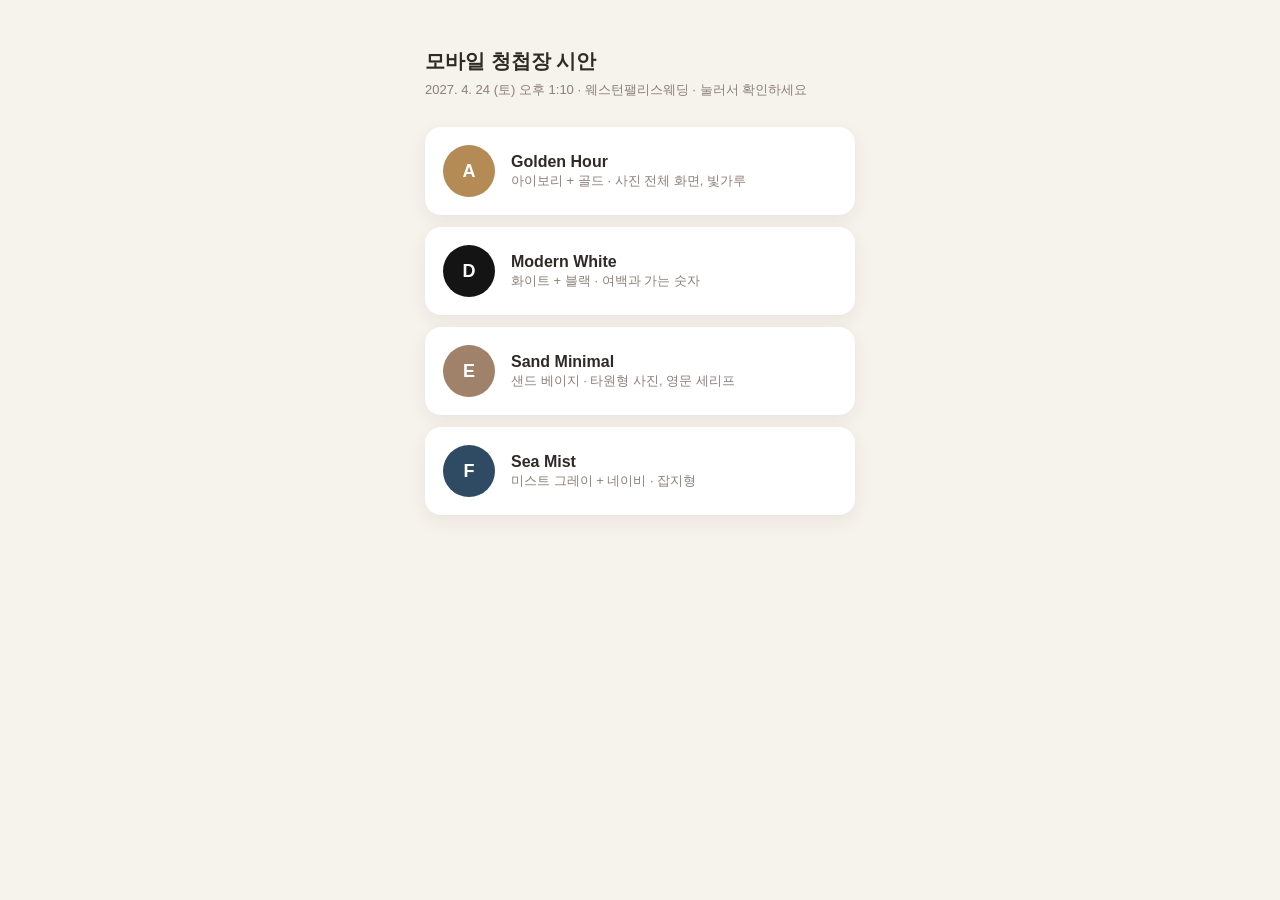
<file: index.html>
<!DOCTYPE html><html lang="ko"><head><meta charset="UTF-8"><meta name="robots" content="noindex">
<meta name="viewport" content="width=device-width, initial-scale=1"><title>모바일 청첩장 시안</title>
<style>body{margin:0;background:#F6F2EC;font-family:-apple-system,'Malgun Gothic',sans-serif;color:#2F2A26}
main{max-width:430px;margin:0 auto;padding:48px 22px 60px}h1{font-size:20px;font-weight:600;margin:0 0 6px}
p.s{font-size:13px;color:#8C8079;margin:0 0 28px}
a{display:flex;align-items:center;gap:16px;background:#fff;border-radius:16px;padding:18px;margin-bottom:12px;text-decoration:none;color:inherit;box-shadow:0 6px 18px rgba(80,60,40,.07)}
a i{flex:none;width:52px;height:52px;border-radius:50%;display:flex;align-items:center;justify-content:center;color:#fff;font-style:normal;font-weight:600;font-size:18px}
a b{display:block;font-size:16px}a span{font-size:13px;color:#8C8079}</style></head><body><main>
<h1>모바일 청첩장 시안</h1><p class="s">2027. 4. 24 (토) 오후 1:10 · 웨스턴팰리스웨딩 · 눌러서 확인하세요</p>
<a href="a.html"><i style="background:#B48A55">A</i><div><b>Golden Hour</b><span>아이보리 + 골드 · 사진 전체 화면, 빛가루</span></div></a>
<a href="d.html"><i style="background:#141414">D</i><div><b>Modern White</b><span>화이트 + 블랙 · 여백과 가는 숫자</span></div></a>
<a href="e.html"><i style="background:#A0826A">E</i><div><b>Sand Minimal</b><span>샌드 베이지 · 타원형 사진, 영문 세리프</span></div></a>
<a href="f.html"><i style="background:#2F4A63">F</i><div><b>Sea Mist</b><span>미스트 그레이 + 네이비 · 잡지형</span></div></a>
</main></body></html>
</file>
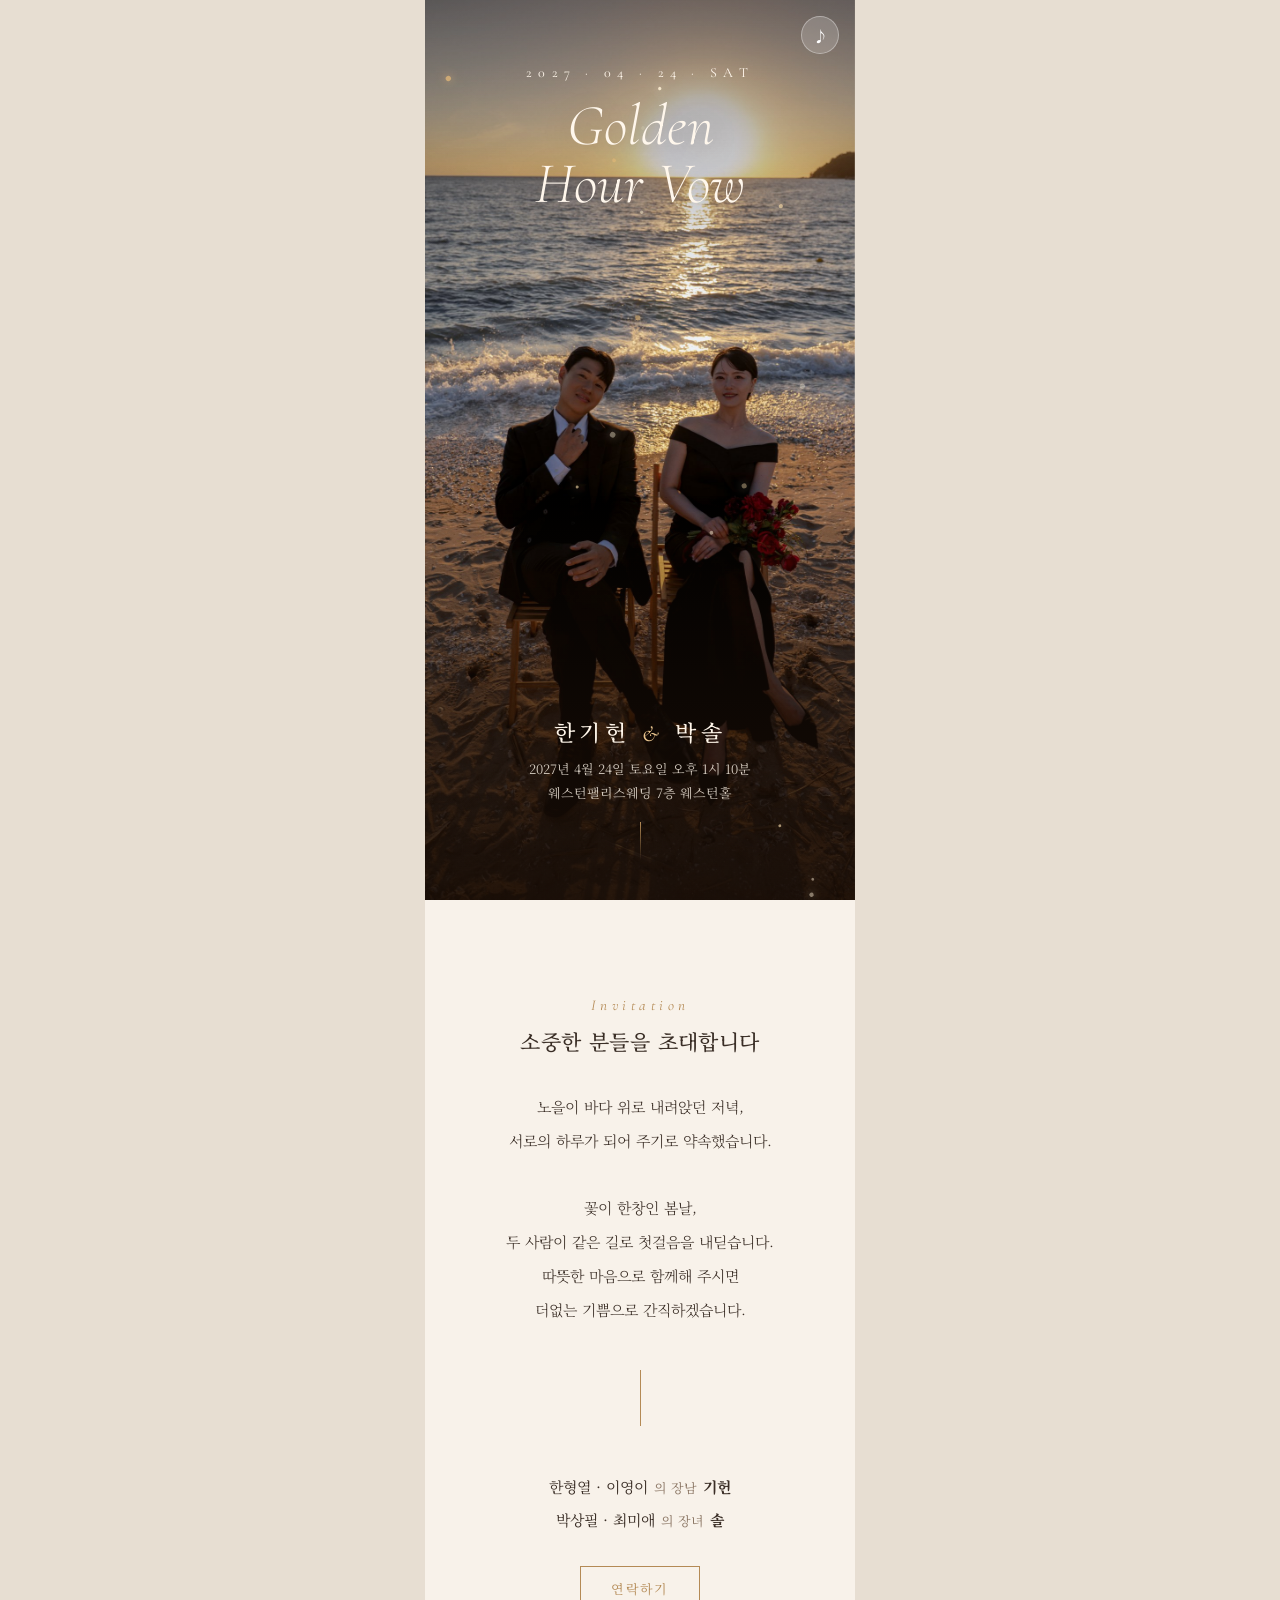
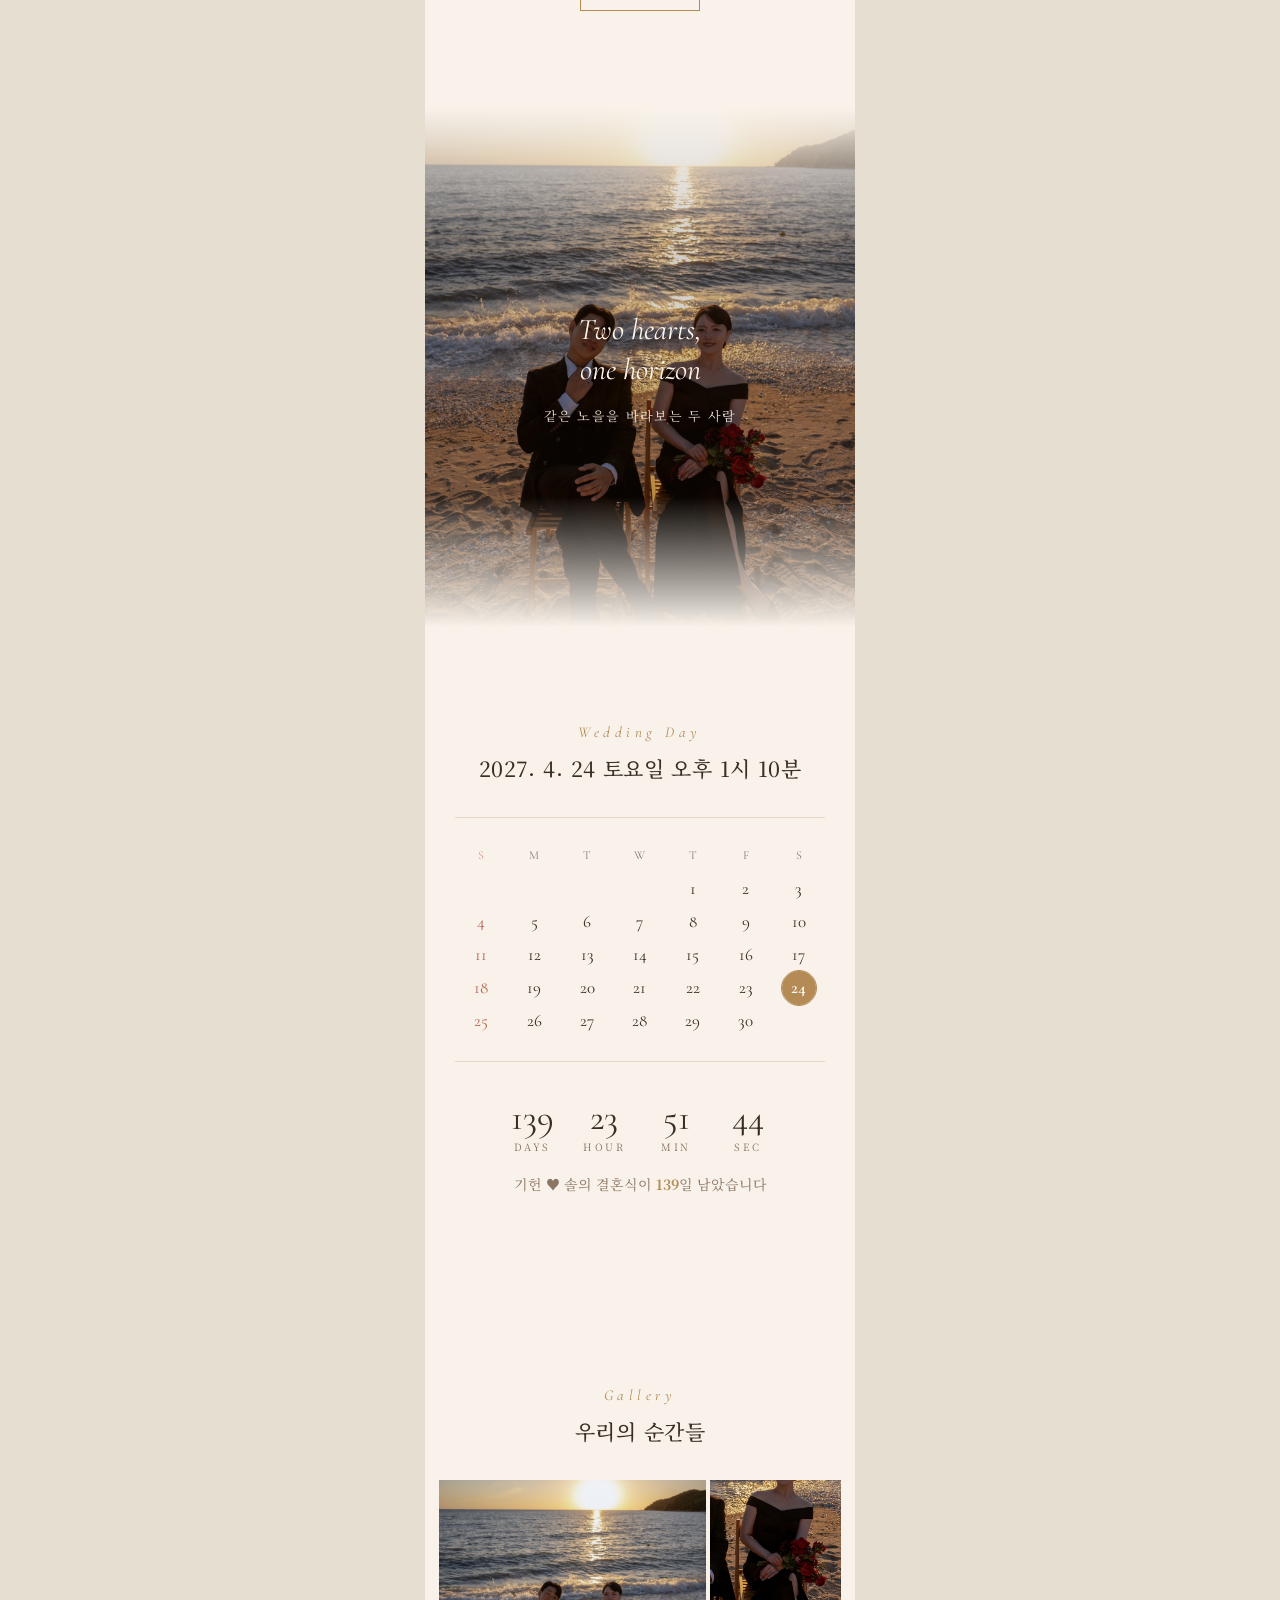
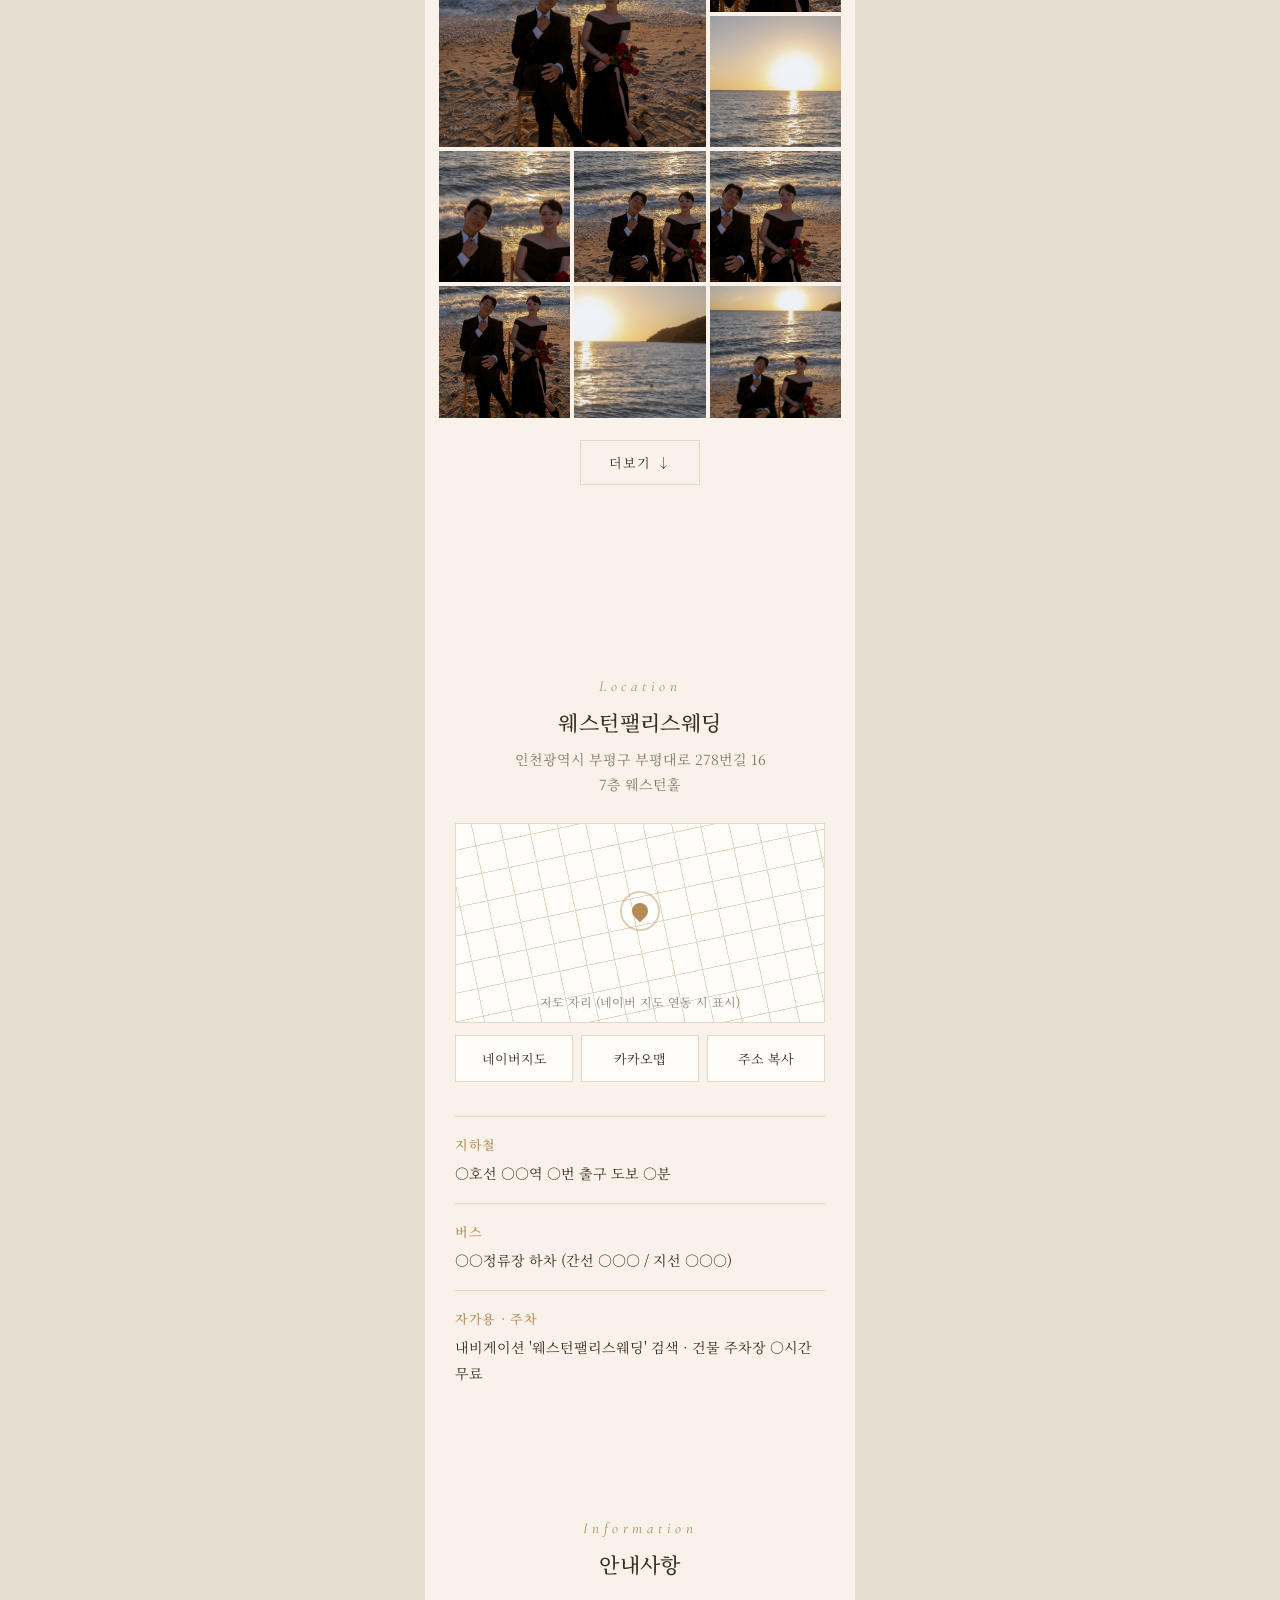
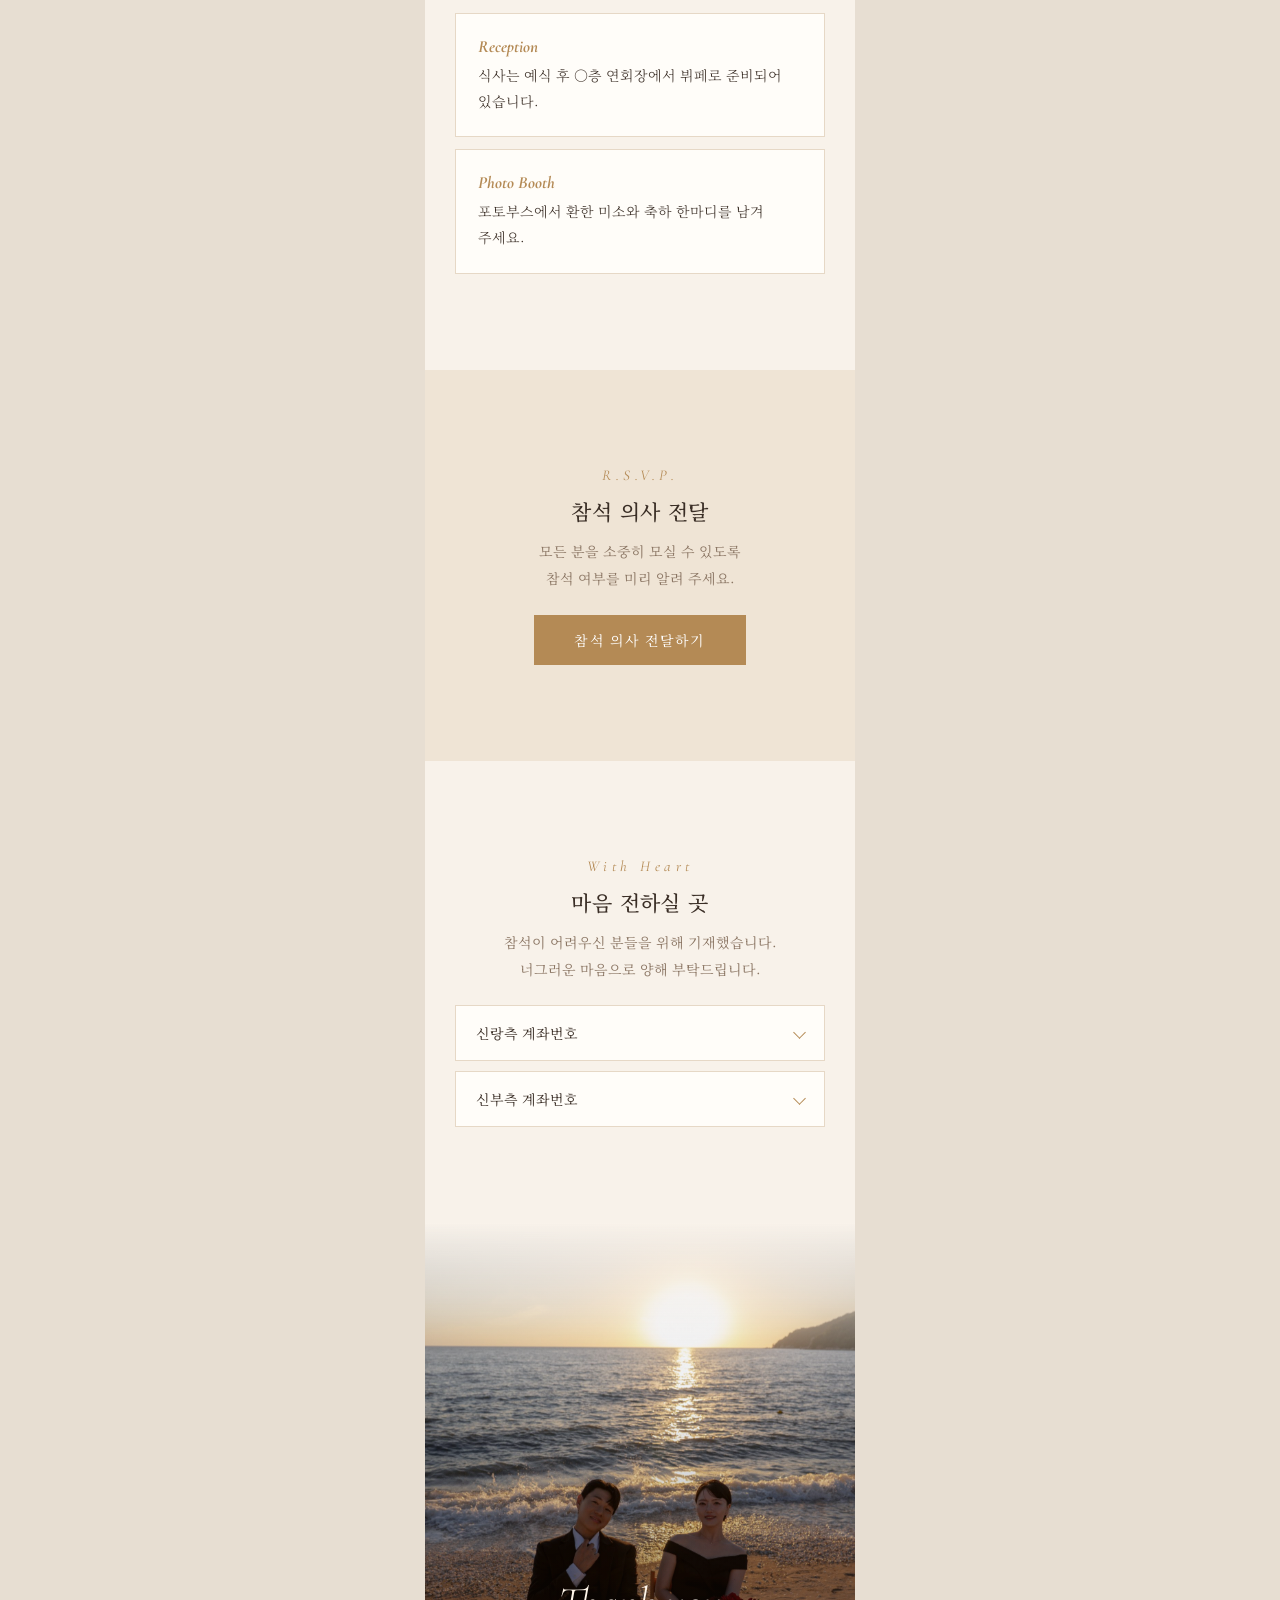
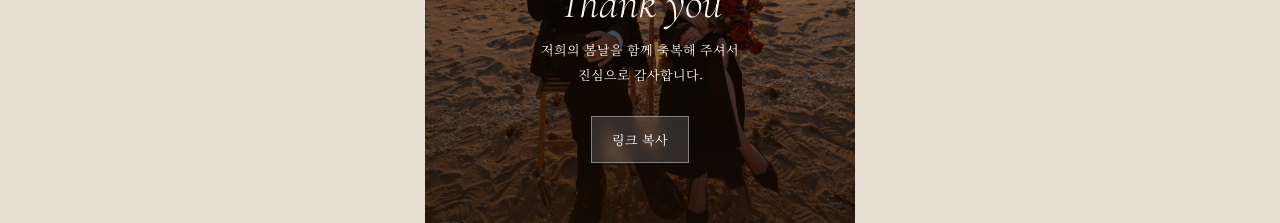
<file: a.html>
<!DOCTYPE html>
<html lang="ko">
<head>
<meta charset="UTF-8">
<meta name="robots" content="noindex">
<meta name="viewport" content="width=device-width, initial-scale=1">
<title>한기헌 ♥ 박솔 결혼합니다 · 시안 A</title>
<link href="https://fonts.googleapis.com/css2?family=Cormorant+Garamond:ital,wght@0,300;0,400;0,500;1,300;1,400&family=Noto+Serif+KR:wght@300;400;500&display=swap" rel="stylesheet">
<link rel="stylesheet" href="common.css">
<style>
  :root{--outer:#E7DED2;--bg:#F8F2EA;--card:#FFFDF9;--ink:#3A2E26;--sub:#8B7664;--accent:#B48A55;--line:#E6D8C6;
        --font:'Noto Serif KR',serif;--display:'Cormorant Garamond',serif;--sun:#B5654F}
  .cg{font-family:'Cormorant Garamond',serif}
  .label{font-style:italic;letter-spacing:.3em;font-size:15px}

  /* 인트로 */
  #intro{position:fixed;inset:0;z-index:200;display:flex;align-items:center;justify-content:center;background:#1D140E;transition:opacity 1.1s ease,transform 1.1s ease}
  #intro::before{content:"";position:absolute;inset:0;background:url(photo.jpg) 50% 20%/cover;opacity:.45;animation:kb 4s ease-out both}
  #intro.out{opacity:0;transform:scale(1.06);pointer-events:none}
  #intro .t{position:relative;text-align:center;color:#FFF3E2}
  #intro .t p{font-family:'Cormorant Garamond',serif;font-style:italic;font-size:40px;font-weight:300}
  #intro .t small{display:block;margin-top:14px;font-size:12px;letter-spacing:.5em;opacity:0;animation:fi 1s 1.4s forwards}
  @keyframes kb{from{transform:scale(1.25)}to{transform:scale(1.05)}}
  @keyframes fi{to{opacity:.8}}
  #intro .split span{animation:up .9s forwards;opacity:0;transform:translateY(.5em)}
  @keyframes up{to{opacity:1;transform:none}}

  /* 히어로 */
  .hero{height:100svh;min-height:640px;max-height:900px;padding:0;overflow:hidden;color:#FFF7EC}
  .hero .ph{position:absolute;inset:-6% 0 0;background:url(photo.jpg) 50% 42%/cover;animation:kb2 9s ease-out both}
  @keyframes kb2{from{scale:1.18}to{scale:1}}
  .hero::after{content:"";position:absolute;inset:0;background:linear-gradient(180deg,rgba(35,20,8,.45),rgba(0,0,0,0) 32%,rgba(0,0,0,0) 55%,rgba(24,13,6,.6) 80%,rgba(24,13,6,.88))}
  .hero .bot{color:#FFF6EA!important} .hero .bot .w{color:rgba(255,246,234,.8)!important} .hero .bot .nm i{color:#E9C48D!important}
  .hero .top{position:absolute;z-index:2;top:64px;left:0;right:0}
  .hero .top .d{font-family:'Cormorant Garamond',serif;letter-spacing:.45em;font-size:14px}
  .hero h1{font-family:'Cormorant Garamond',serif;font-weight:300;font-style:italic;font-size:58px;line-height:1;margin-top:16px;text-shadow:0 4px 30px rgba(0,0,0,.25)}
  .hero .bot{position:absolute;z-index:2;bottom:40px;left:0;right:0;color:var(--ink)}
  .hero .nm{font-size:22px;letter-spacing:.2em;font-weight:500}
  .hero .nm i{font-family:'Cormorant Garamond',serif;color:var(--accent);margin:0 12px}
  .hero .w{font-size:13px;color:var(--sub);margin-top:10px;line-height:1.8}
  .scroll{margin:18px auto 0;width:1px;height:38px;background:linear-gradient(var(--accent),transparent);animation:sc 2s infinite}
  @keyframes sc{0%{transform:scaleY(0);transform-origin:top}50%{transform:scaleY(1);transform-origin:top}51%{transform-origin:bottom}100%{transform:scaleY(0);transform-origin:bottom}}

  .poem{font-size:15px;line-height:2.25;font-weight:300}
  .line{width:1px;height:56px;background:var(--accent);margin:44px auto;opacity:.5}
  .fam{font-size:15px;line-height:2.2}
  .fam small{color:var(--sub);font-size:13px;margin:0 6px}
  .pill{margin-top:30px;padding:12px 30px;border:1px solid var(--accent);color:var(--accent);font-size:13px;letter-spacing:.1em;transition:all .3s}
  .pill:hover{background:var(--accent);color:#fff}

  /* 사진 띠 */
  .band{height:520px;padding:0;overflow:hidden;display:flex;align-items:center;justify-content:center}
  .band .bg{position:absolute;inset:-25% 0;background:url(photo.jpg) 55% 10%/cover}
  .band::after{content:"";position:absolute;inset:0;background:linear-gradient(180deg,var(--bg),rgba(60,30,10,.15) 25%,rgba(60,30,10,.15) 75%,var(--bg))}
  .band p{position:relative;z-index:2;color:#FFF6EA;font-family:'Cormorant Garamond',serif;font-style:italic;font-size:30px;line-height:1.35;text-shadow:0 2px 20px rgba(0,0,0,.3)}
  .band p small{display:block;font-family:'Noto Serif KR',serif;font-style:normal;font-size:13px;margin-top:16px;letter-spacing:.1em;opacity:.9}

  .cal{border-top:1px solid var(--line);border-bottom:1px solid var(--line);padding:30px 0}
  .cal .grid{font-family:'Cormorant Garamond',serif;font-size:17px}
  .dd{display:flex;justify-content:center;gap:6px;margin-top:34px}
  #dday div{width:66px}
  #dday b{font-family:'Cormorant Garamond',serif;font-weight:400;font-size:36px;color:var(--ink)}
  #dday span{display:block;font-size:10px;letter-spacing:.25em;color:var(--sub)}
  .dmsg{margin-top:20px;font-size:14px;color:var(--sub)} .dmsg b{color:var(--accent)}

  .gal{padding-left:14px;padding-right:14px}
  .g-grid .g-item:nth-child(1){grid-column:span 2;grid-row:span 2}

  .info{display:grid;gap:12px;text-align:left}
  .info div{background:var(--card);border:1px solid var(--line);padding:22px 22px}
  .info b{display:block;font-family:'Cormorant Garamond',serif;font-style:italic;color:var(--accent);font-size:17px;margin-bottom:6px}
  .info p{font-size:14px;line-height:1.85;font-weight:300}

  .cta{background:#EFE4D5}
  .cta .go{margin-top:24px;padding:15px 40px;background:var(--accent);color:#fff;font-size:14px;letter-spacing:.08em}

  .end{height:600px;padding:0;display:flex;flex-direction:column;justify-content:flex-end;padding-bottom:60px;color:#FFF6EA;overflow:hidden}
  .end .bg{position:absolute;inset:0;background:url(photo.jpg) 50% 20%/cover}
  .end::before{content:"";position:absolute;inset:0;z-index:1;background:linear-gradient(180deg,var(--bg),rgba(30,15,5,0) 30%,rgba(30,15,5,.65))}
  .end>*:not(.bg){position:relative;z-index:2}
  .end h3{font-family:'Cormorant Garamond',serif;font-style:italic;font-weight:300;font-size:44px}
  .end p{font-size:13px;line-height:1.9;margin-top:8px;opacity:.9}
  .end .share button{background:rgba(255,255,255,.15);border-color:rgba(255,255,255,.4);color:#fff;backdrop-filter:blur(6px)}
</style>
</head>
<body data-petal="gold">
<div id="intro" data-time="3000"><div class="t"><p class="split">Golden Hour</p><small>2027 · 04 · 24</small></div></div>
<div id="progress"></div>
<button id="bgm-btn" aria-label="배경음악">♪</button>

<div class="wrap">
  <section class="hero">
    <div class="ph" data-px=".25"></div>
    <div class="top"><div class="d">2027 · 04 · 24 · SAT</div><h1>Golden<br>Hour Vow</h1></div>
    <div class="bot">
      <div class="nm">한기헌<i>&amp;</i>박솔</div>
      <div class="w">2027년 4월 24일 토요일 오후 1시 10분<br>웨스턴팰리스웨딩 7층 웨스턴홀</div>
      <div class="scroll"></div>
    </div>
  </section>

  <section>
    <div class="label" data-r="up">Invitation</div>
    <div class="title" data-r="up">소중한 분들을 초대합니다</div>
    <p class="poem" data-r="blur">노을이 바다 위로 내려앉던 저녁,<br>
    서로의 하루가 되어 주기로 약속했습니다.<br><br>
    꽃이 한창인 봄날,<br>
    두 사람이 같은 길로 첫걸음을 내딛습니다.<br>
    따뜻한 마음으로 함께해 주시면<br>
    더없는 기쁨으로 간직하겠습니다.</p>
    <div class="line" data-r="zoom"></div>
    <div class="fam stagger">
      <div>한형열 · 이영이<small>의 장남</small><b>기헌</b></div>
      <div>박상필 · 최미애<small>의 장녀</small><b>솔</b></div>
    </div>
    <button class="pill" data-open="m-contact" data-r="up">연락하기</button>
  </section>

  <section class="band">
    <div class="bg" data-px="-.12"></div>
    <p data-r="blur">Two hearts,<br>one horizon<small>같은 노을을 바라보는 두 사람</small></p>
  </section>

  <section>
    <div class="label" data-r="up">Wedding Day</div>
    <div class="title" data-r="up">2027. 4. 24 토요일 오후 1시 10분</div>
    <div class="cal" data-r="zoom"><div class="grid" id="cal" data-head="S,M,T,W,T,F,S"></div></div>
    <div class="dd" id="dday" data-labels="DAYS,HOUR,MIN,SEC" data-r="up"></div>
    <div class="dmsg" data-r="up">기헌 ♥ 솔의 결혼식이 <b class="dnum"></b>일 남았습니다</div>
  </section>

  <section class="gal" id="gallery-sec">
    <div class="label" data-r="up">Gallery</div>
    <div class="title" data-r="up">우리의 순간들</div>
    <div class="g-grid" id="gallery" data-show="9" data-r="up"></div>
    <button class="g-more" id="g-more"><span>더보기</span> ↓</button>
  </section>

  <section>
    <div class="label" data-r="up">Location</div>
    <div class="title" data-r="up" style="margin-bottom:10px">웨스턴팰리스웨딩</div>
    <p style="font-size:14px;color:var(--sub);line-height:1.8" data-r="up">인천광역시 부평구 부평대로 278번길 16<br>7층 웨스턴홀</p>
    <div class="map" data-r="zoom"><i class="pin"></i><span>지도 자리 (네이버 지도 연동 시 표시)</span></div>
    <div class="nav" data-r="up">
      <a href="https://map.naver.com/p/search/웨스턴팰리스웨딩" target="_blank">네이버지도</a>
      <a href="https://map.kakao.com/link/search/웨스턴팰리스웨딩" target="_blank">카카오맵</a>
      <button data-copy="인천광역시 부평구 부평대로 278번길 16" data-msg="주소가 복사되었습니다">주소 복사</button>
    </div>
    <div class="way stagger">
      <div><b>지하철</b>○호선 ○○역 ○번 출구 도보 ○분</div>
      <div><b>버스</b>○○정류장 하차 (간선 ○○○ / 지선 ○○○)</div>
      <div><b>자가용 · 주차</b>내비게이션 '웨스턴팰리스웨딩' 검색 · 건물 주차장 ○시간 무료</div>
    </div>
  </section>

  <section style="padding-top:20px">
    <div class="label" data-r="up">Information</div>
    <div class="title" data-r="up">안내사항</div>
    <div class="info stagger">
      <div><b>Reception</b><p>식사는 예식 후 ○층 연회장에서 뷔페로 준비되어 있습니다.</p></div>
      <div><b>Photo Booth</b><p>포토부스에서 환한 미소와 축하 한마디를 남겨 주세요.</p></div>
    </div>
  </section>

  <section class="cta">
    <div class="label" data-r="up">R.S.V.P.</div>
    <div class="title" data-r="up" style="margin-bottom:12px">참석 의사 전달</div>
    <p style="font-size:14px;color:var(--sub);line-height:1.9" data-r="up">모든 분을 소중히 모실 수 있도록<br>참석 여부를 미리 알려 주세요.</p>
    <button class="go" data-open="m-rsvp" data-r="zoom">참석 의사 전달하기</button>
  </section>

  <section>
    <div class="label" data-r="up">With Heart</div>
    <div class="title" data-r="up" style="margin-bottom:12px">마음 전하실 곳</div>
    <p style="font-size:14px;color:var(--sub);line-height:1.9;margin-bottom:22px" data-r="up">참석이 어려우신 분들을 위해 기재했습니다.<br>너그러운 마음으로 양해 부탁드립니다.</p>
    <div class="acc" data-r="up"><button class="acc-h">신랑측 계좌번호</button><div class="acc-b">
      <div class="acc-row"><span><small>신랑 한기헌</small>○○은행 000-0000-0000</span><button class="chip" data-copy="000-0000-0000">복사</button></div>
      <div class="acc-row"><span><small>아버지 한형열</small>○○은행 000-0000-0000</span><button class="chip" data-copy="000-0000-0000">복사</button></div>
      <div class="acc-row"><span><small>어머니 이영이</small>○○은행 000-0000-0000</span><button class="chip" data-copy="000-0000-0000">복사</button></div></div></div>
    <div class="acc" data-r="up"><button class="acc-h">신부측 계좌번호</button><div class="acc-b">
      <div class="acc-row"><span><small>신부 박솔</small>○○은행 000-0000-0000</span><button class="chip" data-copy="000-0000-0000">복사</button></div>
      <div class="acc-row"><span><small>아버지 박상필</small>○○은행 000-0000-0000</span><button class="chip" data-copy="000-0000-0000">복사</button></div>
      <div class="acc-row"><span><small>어머니 최미애</small>○○은행 000-0000-0000</span><button class="chip" data-copy="000-0000-0000">복사</button></div></div></div>
  </section>

  <section class="end">
    <div class="bg" data-px="-.08" data-scale="1.15"></div>
    <h3 data-r="blur">Thank you</h3>
    <p data-r="up">저희의 봄날을 함께 축복해 주셔서<br>진심으로 감사합니다.</p>
    <div class="share" data-r="up"><button data-copy="" data-msg="링크가 복사되었습니다">링크 복사</button></div>
  </section>
</div>

<div class="modal" id="m-contact"><div class="m-box"><button class="m-x">✕</button><h4>연락하기</h4><p class="s">축하 인사를 전해 주세요</p>
  <div class="c-row"><span><small>신랑</small>한기헌</span><span class="ic"><a href="tel:">☎</a><a href="sms:">✉</a></span></div>
  <div class="c-row"><span><small>신부</small>박솔</span><span class="ic"><a href="tel:">☎</a><a href="sms:">✉</a></span></div>
  <div class="c-row"><span><small>신랑 혼주</small>한형열 · 이영이</span><span class="ic"><a href="tel:">☎</a><a href="sms:">✉</a></span></div>
  <div class="c-row"><span><small>신부 혼주</small>박상필 · 최미애</span><span class="ic"><a href="tel:">☎</a><a href="sms:">✉</a></span></div>
</div></div>
<div class="modal" id="m-rsvp"><div class="m-box"><button class="m-x">✕</button><h4>참석 의사 전달</h4><p class="s">2027. 4. 24 (토) 오후 1:10</p>
  <form class="rsvp">
    <div class="seg"><label><input type="radio" name="side" checked><span>신랑측</span></label><label><input type="radio" name="side"><span>신부측</span></label></div>
    <div class="seg"><label><input type="radio" name="go" checked><span>참석</span></label><label><input type="radio" name="go"><span>불참</span></label></div>
    <input type="text" placeholder="성함"><input type="number" placeholder="동행 인원 (본인 제외)">
    <button class="go">전달하기</button>
  </form>
</div></div>
<script src="common.js"></script>
</body>
</html>
</file>
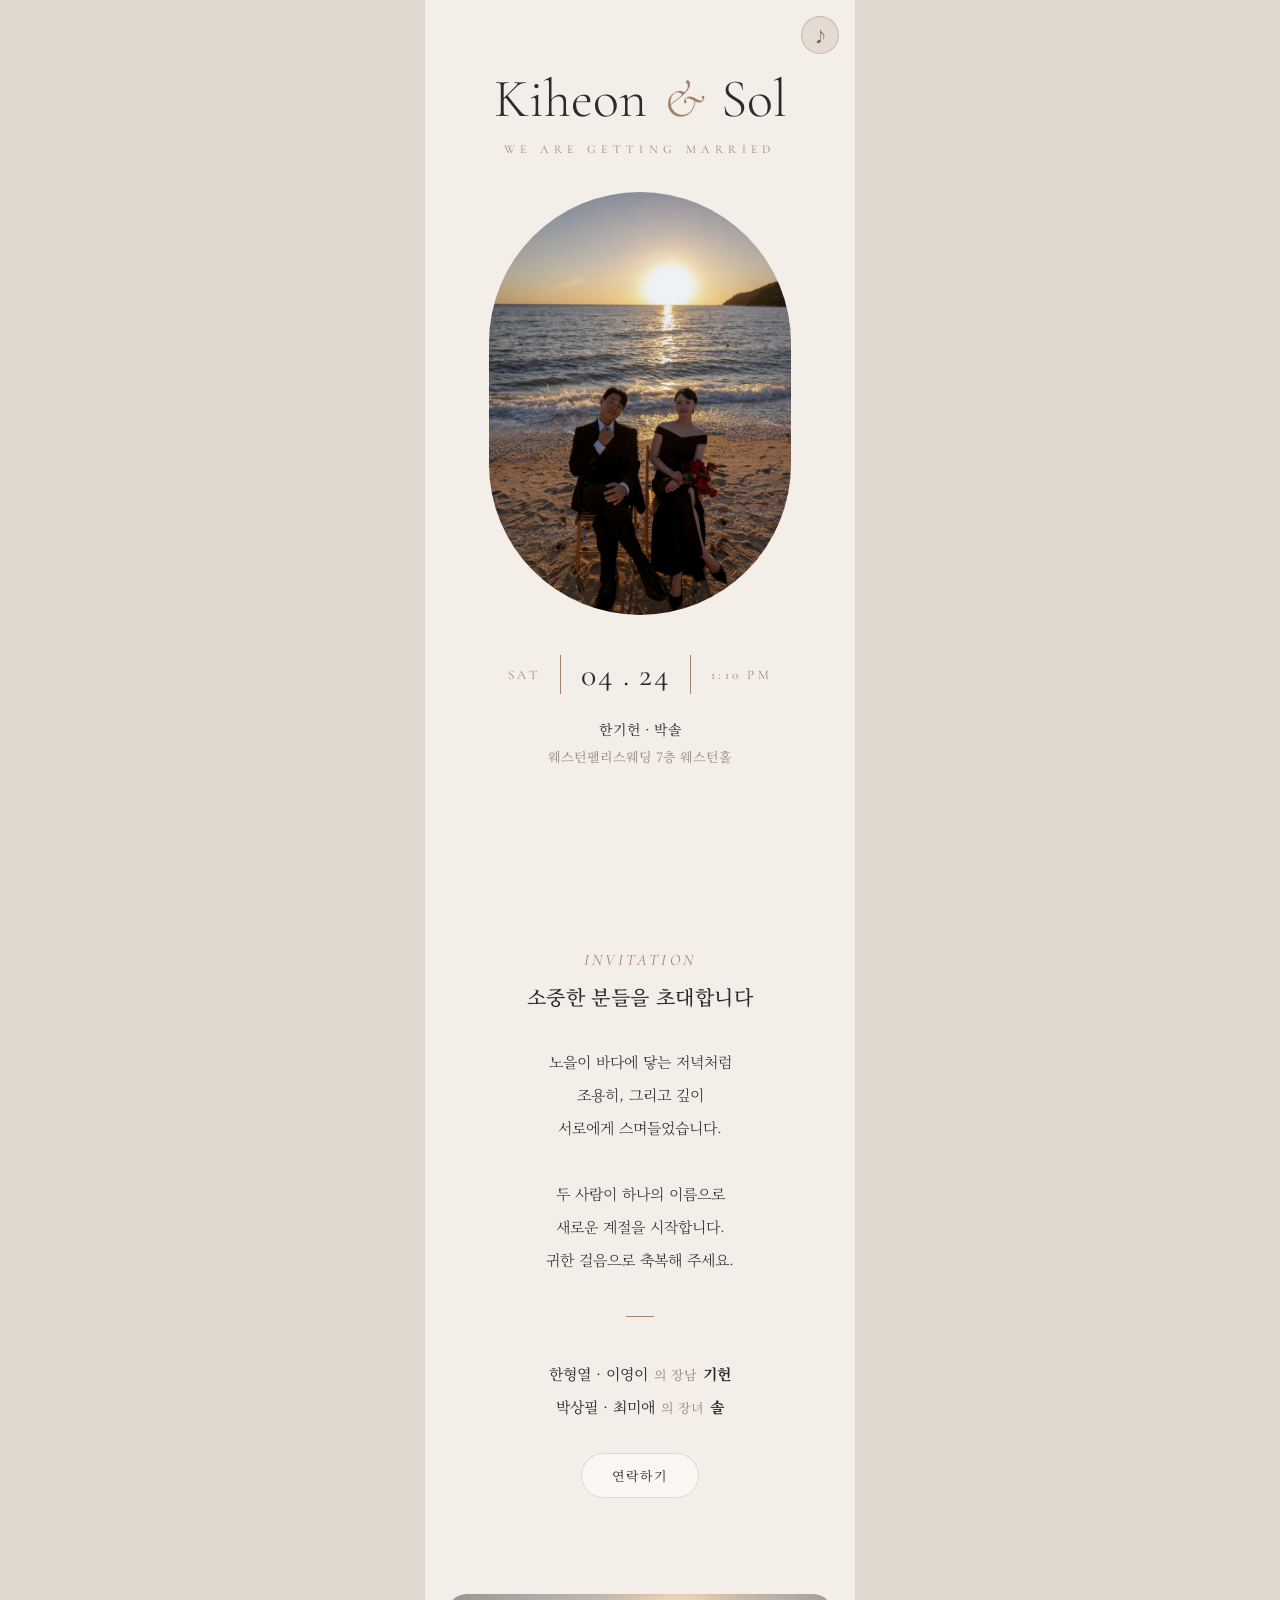
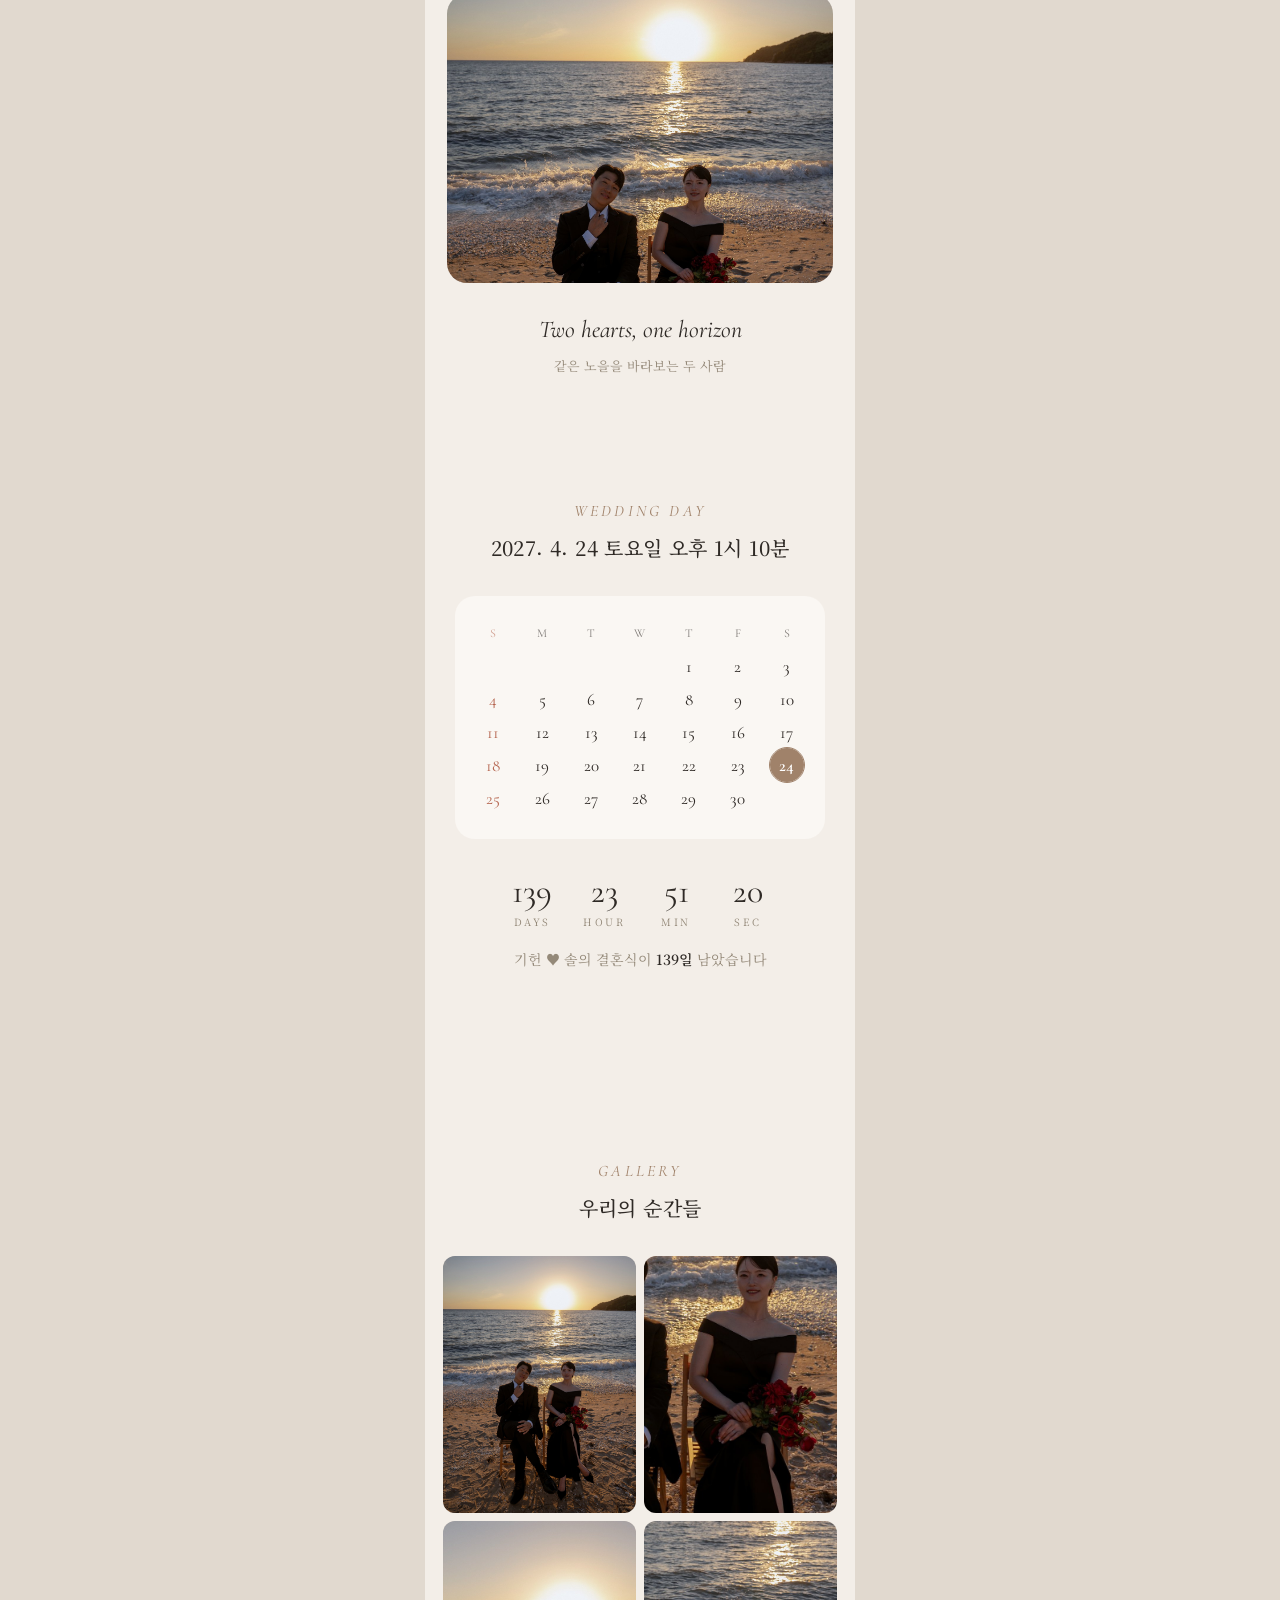
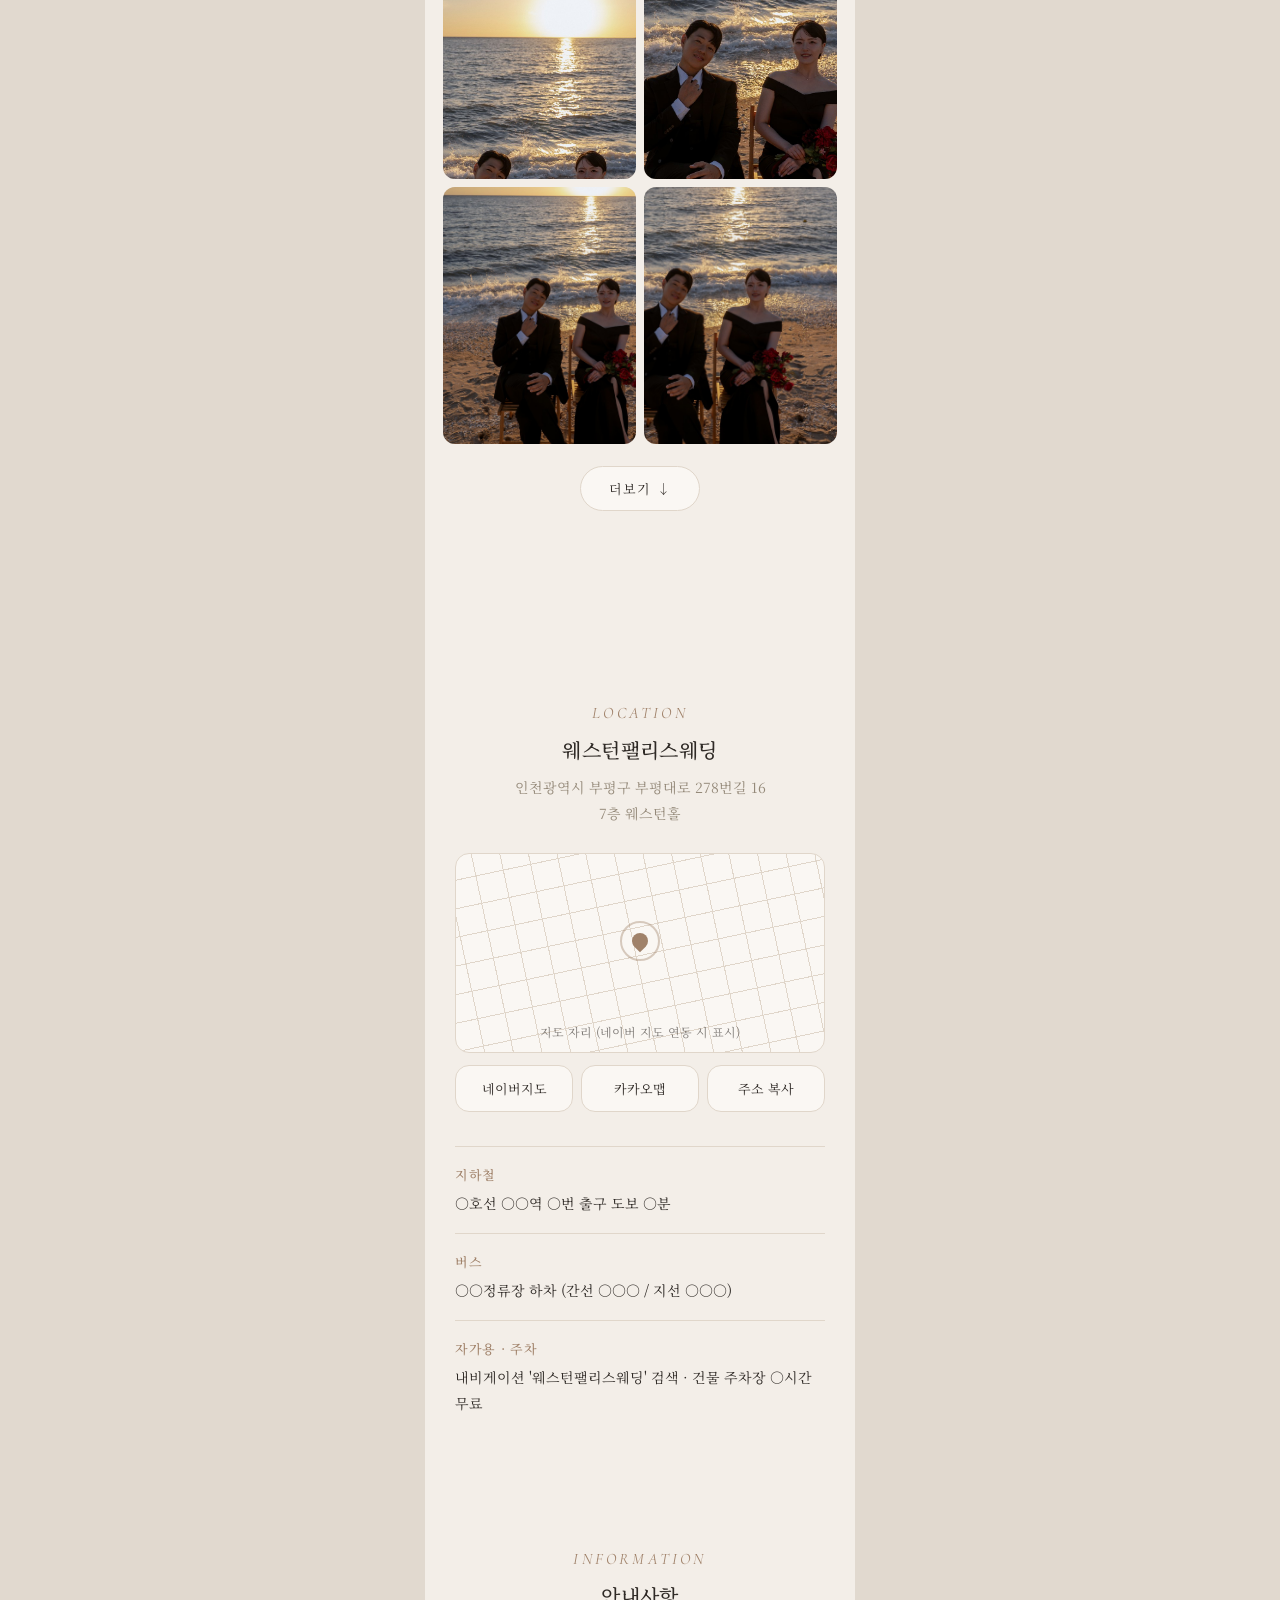
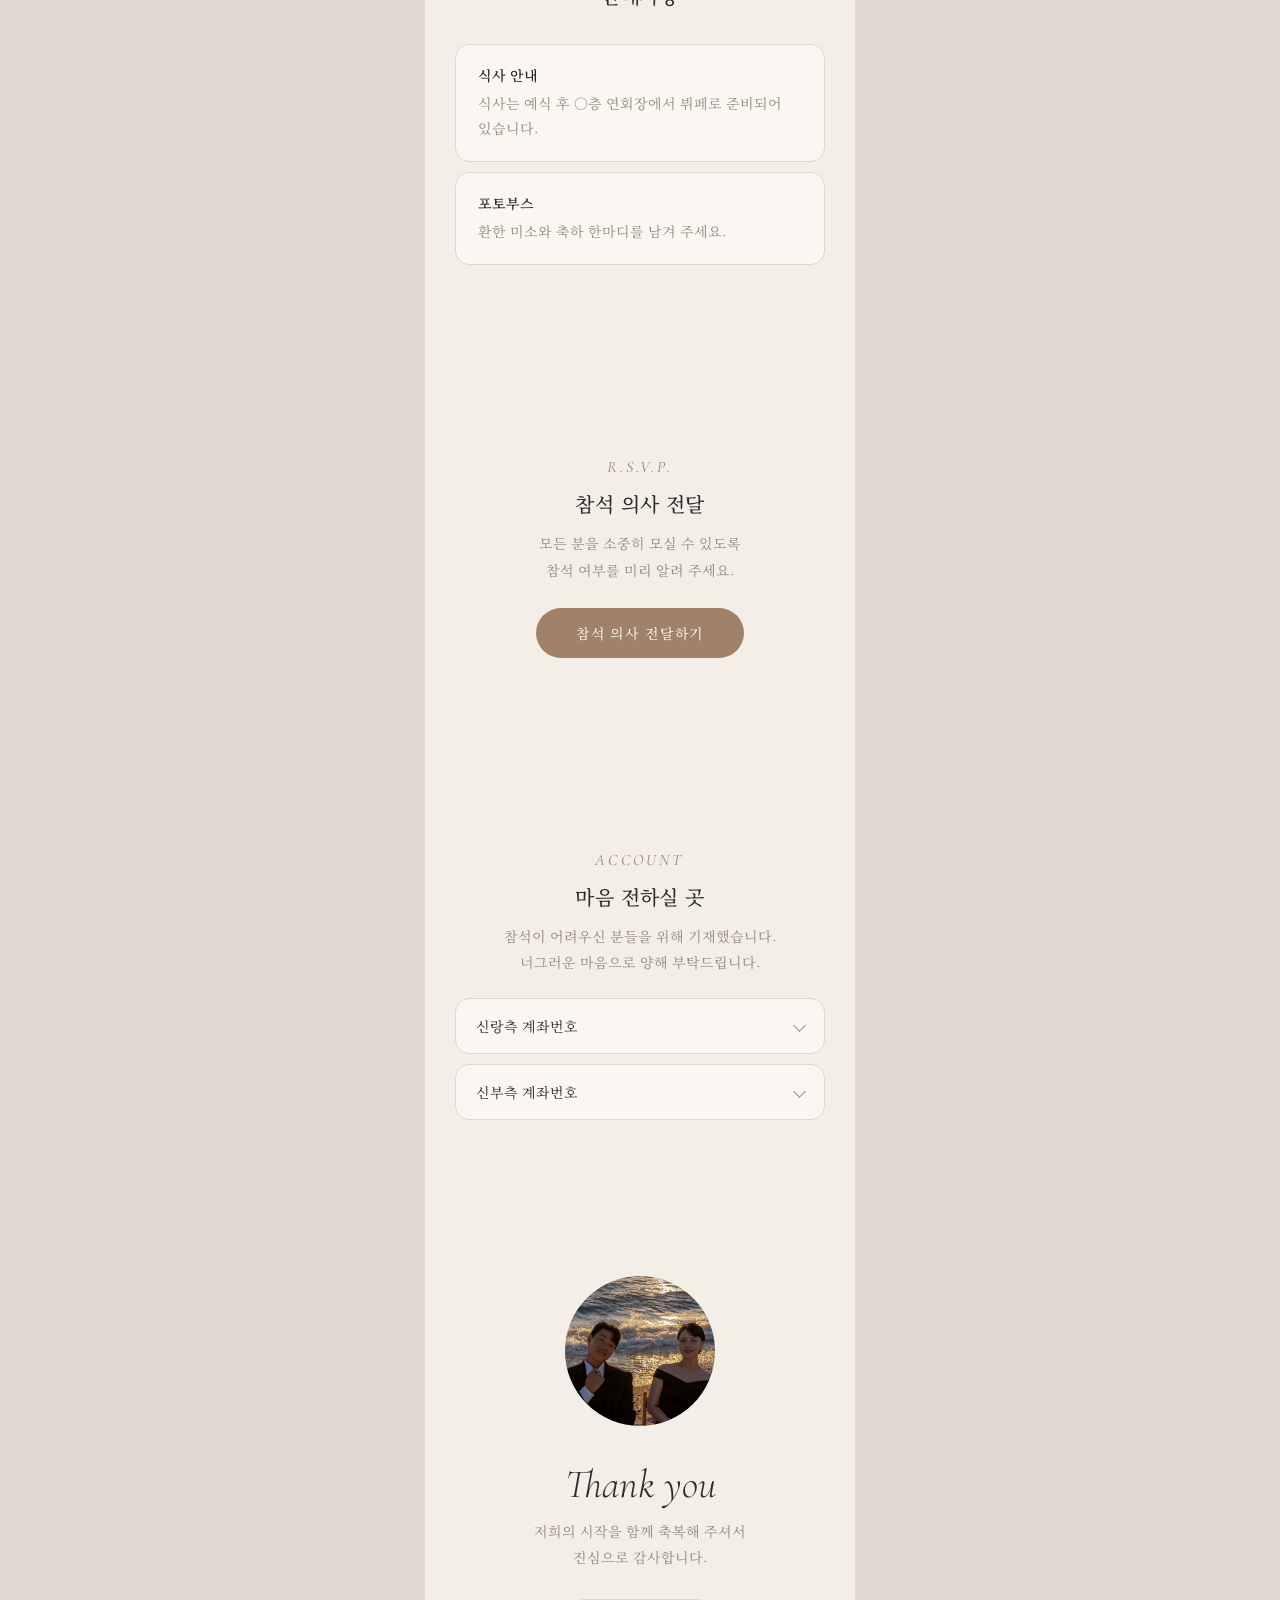
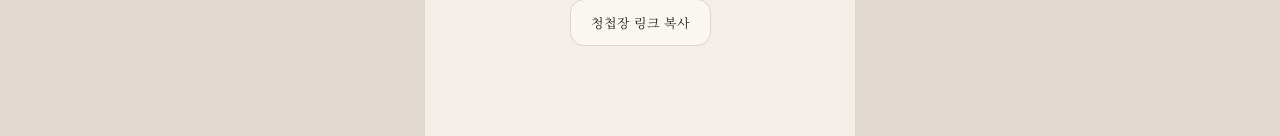
<file: e.html>
<!DOCTYPE html>
<html lang="ko">
<head>
<meta charset="UTF-8">
<meta name="robots" content="noindex">
<meta name="viewport" content="width=device-width, initial-scale=1">
<title>한기헌 ♥ 박솔 결혼합니다 · 시안 E</title>
<link href="https://fonts.googleapis.com/css2?family=Cormorant+Garamond:ital,wght@0,300;0,400;1,300;1,400&family=Noto+Serif+KR:wght@300;400;500&display=swap" rel="stylesheet">
<link rel="stylesheet" href="common.css">
<style>
  /* 인트로 */
  #intro{position:fixed;inset:0;z-index:200;background:var(--intro-bg);color:var(--intro-ink);display:flex;align-items:center;justify-content:center;transition:transform 1s cubic-bezier(.75,0,.2,1)}
  #intro.out{transform:translateY(-100%)}
  #intro .t{text-align:center}
  #intro b{display:block;font-family:var(--display);font-weight:var(--intro-w,300);font-size:50px;letter-spacing:.06em;animation:iu 1s both}
  #intro i{display:block;height:1px;width:0;background:currentColor;margin:20px auto;opacity:.5;animation:ig 1.2s .3s forwards}
  #intro small{font-size:11px;letter-spacing:.5em;opacity:0;animation:iu 1s .7s forwards}
  @keyframes iu{from{opacity:0;transform:translateY(14px)}to{opacity:1;transform:none}}
  @keyframes ig{to{width:120px}}
  /* 첫 화면 등장 */
  [data-in]{opacity:0;transform:translateY(30px);transition:opacity 1.2s ease,transform 1.4s cubic-bezier(.2,.8,.2,1)}
  body.ready [data-in]{opacity:1;transform:none}
  body.settled [data-in]{transition:none!important}
  /* 공통 본문 */
  .poem{font-size:15px;line-height:2.2;font-weight:300}
  .rule{width:28px;height:1px;background:var(--ink);margin:40px auto;opacity:.5}
  .fam{font-size:15px;line-height:2.2}
  .fam small{color:var(--sub);font-size:13px;margin:0 6px}
  .pill{margin-top:30px;padding:12px 30px;border:1px solid var(--line);font-size:13px;letter-spacing:.08em;border-radius:var(--radius,0);background:var(--card);transition:all .3s}
  .pill:hover{border-color:var(--ink)}
  .calbox{padding:28px 0;border-top:1px solid var(--line);border-bottom:1px solid var(--line)}
  .dd{display:flex;justify-content:center;gap:6px;margin-top:32px}
  #dday div{width:66px}
  #dday b{font-family:var(--display);font-weight:var(--num-w,300);font-size:34px}
  #dday span{display:block;font-size:10px;letter-spacing:.25em;color:var(--sub);margin-top:2px}
  .dmsg{margin-top:20px;font-size:14px;color:var(--sub)} .dmsg b{color:var(--ink);font-weight:600}
  .desc{font-size:14px;color:var(--sub);line-height:1.9}
  .info{display:grid;gap:10px;text-align:left}
  .info div{background:var(--card);border:1px solid var(--line);padding:20px 22px;border-radius:var(--radius,0)}
  .info b{display:block;font-size:14px;font-weight:600;margin-bottom:6px}
  .info p{font-size:14px;line-height:1.8;color:var(--sub)}
  .cta .go{margin-top:24px;padding:15px 40px;background:var(--accent);color:#fff;font-size:14px;letter-spacing:.06em;border-radius:var(--radius,0)}
  .end h3{font-family:var(--display);font-weight:var(--intro-w,300)}

  :root{--outer:#E1D9CF;--bg:#F3EEE8;--card:#FAF7F3;--ink:#2F2A26;--sub:#948979;--accent:#A0826A;--line:#E0D6CA;--radius:14px;
        --font:'Noto Serif KR',serif;--display:'Cormorant Garamond',serif;--intro-bg:#EDE5DB;--intro-ink:#2F2A26;--num-w:400;--sun:#B5654F}
  #bgm-btn{background:rgba(160,130,106,.18);border-color:rgba(160,130,106,.4);color:#7A6250}
  .label{font-style:italic;font-size:16px;letter-spacing:.2em;color:var(--accent)}
  .title{font-weight:500;font-size:20px}
  .rule{background:var(--accent)}
  .hero{padding:72px 26px 84px}
  .hero .en{font-family:'Cormorant Garamond',serif;font-size:54px;font-weight:300;line-height:1}
  .hero .en i{color:var(--accent);margin:0 4px}
  .hero .sub{font-family:'Cormorant Garamond',serif;font-size:12px;letter-spacing:.45em;color:var(--sub);margin-top:16px}
  .hero .oval{width:80%;margin:36px auto 0;aspect-ratio:3/4.2;border-radius:999px;overflow:hidden}
  .hero .oval div{height:110%;background:url(photo.jpg) 52% 60%/cover}
  .hero .row{display:flex;justify-content:center;align-items:center;margin-top:40px;font-family:'Cormorant Garamond',serif;letter-spacing:.25em;font-size:13px;color:var(--sub)}
  .hero .row b{font-size:32px;font-weight:400;color:var(--ink);padding:0 20px;margin:0 20px;border-left:1px solid var(--accent);border-right:1px solid var(--accent);letter-spacing:.06em}
  .hero .w{font-size:14px;margin-top:22px;line-height:1.9}
  .hero .w small{color:var(--sub);font-size:13px}
  .mid{padding:0 22px 30px}
  .mid .wide{aspect-ratio:4/3;border-radius:20px;overflow:hidden}
  .mid .wide div{height:125%;margin-top:-12%;background:url(photo.jpg) 50% 12%/cover}
  .mid p{font-family:'Cormorant Garamond',serif;font-style:italic;font-size:24px;line-height:1.4;margin-top:30px;color:var(--ink)}
  .mid p small{display:block;font-family:'Noto Serif KR',serif;font-style:normal;font-size:13px;color:var(--sub);margin-top:10px}
  .calbox{background:var(--card);border:0;border-radius:20px;padding:30px 14px}
  .grid{font-family:'Cormorant Garamond',serif;font-size:17px}
  .gal{padding-left:18px;padding-right:18px}
  .g-grid{grid-template-columns:repeat(2,1fr);gap:8px}
  .g-item{aspect-ratio:3/4;border-radius:12px}
  .g-more{border-radius:999px;background:var(--card)}
  .pill,.cta .go{border-radius:999px}
  .end{padding-top:60px;padding-bottom:90px}
  .end::before{content:"";display:block;width:150px;height:150px;border-radius:50%;margin:0 auto 34px;background:url(photo.jpg) 52% 46%/250%}
  .end h3{font-style:italic;font-size:40px}
  .end p{font-size:14px;color:var(--sub);line-height:1.9;margin-top:10px}
 </style>
</head>
<body>
<div id="intro" data-time="2500"><div class="t"><b>K <span style="opacity:.4;font-weight:300">|</span> S</b><i></i><small>2027 . 04 . 24</small></div></div>
<div id="progress"></div>
<button id="bgm-btn" aria-label="배경음악">♪</button>

<div class="wrap">
  <section class="hero">
    <div class="en" data-in>Kiheon <i>&amp;</i> Sol</div>
    <div class="sub" data-in style="transition-delay:.1s">WE ARE GETTING MARRIED</div>
    <div class="oval" data-in style="transition-delay:.25s"><div data-px=".05"></div></div>
    <div class="row" data-in style="transition-delay:.4s"><span>SAT</span><b>04 . 24</b><span>1:10 PM</span></div>
    <div class="w" data-in style="transition-delay:.5s">한기헌 · 박솔<br><small>웨스턴팰리스웨딩 7층 웨스턴홀</small></div>
  </section>

  <section>
    <div class="label" data-r="up">INVITATION</div>
    <div class="title" data-r="up">소중한 분들을 초대합니다</div>
    <p class="poem" data-r="blur">노을이 바다에 닿는 저녁처럼<br>조용히, 그리고 깊이<br>서로에게 스며들었습니다.<br><br>두 사람이 하나의 이름으로<br>새로운 계절을 시작합니다.<br>귀한 걸음으로 축복해 주세요.</p>
    <div class="rule" data-r="zoom"></div>
    <div class="fam stagger">
      <div>한형열 · 이영이<small>의 장남</small><b>기헌</b></div>
      <div>박상필 · 최미애<small>의 장녀</small><b>솔</b></div>
    </div>
    <button class="pill" data-open="m-contact" data-r="up">연락하기</button>
  </section>

  <section class="mid">
    <div class="wide" data-r="zoom"><div data-px="-.04"></div></div>
    <p data-r="blur">Two hearts, one horizon<small>같은 노을을 바라보는 두 사람</small></p>
  </section>

  <section>
    <div class="label" data-r="up">WEDDING DAY</div>
    <div class="title" data-r="up">2027. 4. 24 토요일 오후 1시 10분</div>
    <div class="calbox" data-r="zoom"><div class="grid" id="cal" data-head="S,M,T,W,T,F,S"></div></div>
    <div class="dd" id="dday" data-labels="DAYS,HOUR,MIN,SEC" data-r="up"></div>
    <div class="dmsg" data-r="up">기헌 ♥ 솔의 결혼식이 <b><span class="dnum"></span>일</b> 남았습니다</div>
  </section>

  <section class="gal" id="gallery-sec">
    <div class="label" data-r="up">GALLERY</div>
    <div class="title" data-r="up">우리의 순간들</div>
    <div class="g-grid" id="gallery" data-show="6" data-r="up"></div>
    <button class="g-more" id="g-more"><span>더보기</span> ↓</button>
  </section>

  <section>
    <div class="label" data-r="up">LOCATION</div>
    <div class="title" data-r="up" style="margin-bottom:10px">웨스턴팰리스웨딩</div>
    <p class="desc" data-r="up">인천광역시 부평구 부평대로 278번길 16<br>7층 웨스턴홀</p>
    <div class="map" data-r="zoom"><i class="pin"></i><span style="text-align:center">지도 자리 (네이버 지도 연동 시 표시)</span></div>
    <div class="nav" data-r="up" style="text-align:center">
      <a href="https://map.naver.com/p/search/웨스턴팰리스웨딩" target="_blank">네이버지도</a>
      <a href="https://map.kakao.com/link/search/웨스턴팰리스웨딩" target="_blank">카카오맵</a>
      <button data-copy="인천광역시 부평구 부평대로 278번길 16" data-msg="주소가 복사되었습니다">주소 복사</button>
    </div>
    <div class="way stagger">
      <div><b>지하철</b>○호선 ○○역 ○번 출구 도보 ○분</div>
      <div><b>버스</b>○○정류장 하차 (간선 ○○○ / 지선 ○○○)</div>
      <div><b>자가용 · 주차</b>내비게이션 '웨스턴팰리스웨딩' 검색 · 건물 주차장 ○시간 무료</div>
    </div>
  </section>

  <section style="padding-top:20px">
    <div class="label" data-r="up">INFORMATION</div>
    <div class="title" data-r="up">안내사항</div>
    <div class="info stagger">
      <div><b>식사 안내</b><p>식사는 예식 후 ○층 연회장에서 뷔페로 준비되어 있습니다.</p></div>
      <div><b>포토부스</b><p>환한 미소와 축하 한마디를 남겨 주세요.</p></div>
    </div>
  </section>

  <section class="cta">
    <div class="label" data-r="up">R.S.V.P.</div>
    <div class="title" data-r="up" style="margin-bottom:12px">참석 의사 전달</div>
    <p class="desc" data-r="up">모든 분을 소중히 모실 수 있도록<br>참석 여부를 미리 알려 주세요.</p>
    <button class="go" data-open="m-rsvp" data-r="up">참석 의사 전달하기</button>
  </section>

  <section>
    <div class="label" data-r="up">ACCOUNT</div>
    <div class="title" data-r="up" style="margin-bottom:12px">마음 전하실 곳</div>
    <p class="desc" data-r="up" style="margin-bottom:22px">참석이 어려우신 분들을 위해 기재했습니다.<br>너그러운 마음으로 양해 부탁드립니다.</p>
    <div class="acc" data-r="up"><button class="acc-h">신랑측 계좌번호</button><div class="acc-b">
      <div class="acc-row"><span><small>신랑 한기헌</small>○○은행 000-0000-0000</span><button class="chip" data-copy="000-0000-0000">복사</button></div>
      <div class="acc-row"><span><small>아버지 한형열</small>○○은행 000-0000-0000</span><button class="chip" data-copy="000-0000-0000">복사</button></div>
      <div class="acc-row"><span><small>어머니 이영이</small>○○은행 000-0000-0000</span><button class="chip" data-copy="000-0000-0000">복사</button></div></div></div>
    <div class="acc" data-r="up"><button class="acc-h">신부측 계좌번호</button><div class="acc-b">
      <div class="acc-row"><span><small>신부 박솔</small>○○은행 000-0000-0000</span><button class="chip" data-copy="000-0000-0000">복사</button></div>
      <div class="acc-row"><span><small>아버지 박상필</small>○○은행 000-0000-0000</span><button class="chip" data-copy="000-0000-0000">복사</button></div>
      <div class="acc-row"><span><small>어머니 최미애</small>○○은행 000-0000-0000</span><button class="chip" data-copy="000-0000-0000">복사</button></div></div></div>
  </section>

  <section class="end">
    <h3 data-r="blur">Thank you</h3>
    <p data-r="up">저희의 시작을 함께 축복해 주셔서<br>진심으로 감사합니다.</p>
    <div class="share" data-r="up"><button data-copy="" data-msg="링크가 복사되었습니다">청첩장 링크 복사</button></div>
  </section>
</div>

<div class="modal" id="m-contact"><div class="m-box"><button class="m-x">✕</button><h4>연락하기</h4><p class="s">축하 인사를 전해 주세요</p>
  <div class="c-row"><span><small>신랑</small>한기헌</span><span class="ic"><a href="tel:">☎</a><a href="sms:">✉</a></span></div>
  <div class="c-row"><span><small>신부</small>박솔</span><span class="ic"><a href="tel:">☎</a><a href="sms:">✉</a></span></div>
  <div class="c-row"><span><small>신랑 혼주</small>한형열 · 이영이</span><span class="ic"><a href="tel:">☎</a><a href="sms:">✉</a></span></div>
  <div class="c-row"><span><small>신부 혼주</small>박상필 · 최미애</span><span class="ic"><a href="tel:">☎</a><a href="sms:">✉</a></span></div>
</div></div>
<div class="modal" id="m-rsvp"><div class="m-box"><button class="m-x">✕</button><h4>참석 의사 전달</h4><p class="s">2027. 4. 24 (토) 오후 1:10</p>
  <form class="rsvp">
    <div class="seg"><label><input type="radio" name="side" checked><span>신랑측</span></label><label><input type="radio" name="side"><span>신부측</span></label></div>
    <div class="seg"><label><input type="radio" name="go" checked><span>참석</span></label><label><input type="radio" name="go"><span>불참</span></label></div>
    <input type="text" placeholder="성함"><input type="number" placeholder="동행 인원 (본인 제외)">
    <button class="go">전달하기</button>
  </form>
</div></div>
<script src="common.js"></script>
</body>
</html>
</file>
<file: common.css>
/* 공통 구조 스타일 — 색·글꼴은 각 시안의 :root 변수로 바뀜 */
*{box-sizing:border-box;margin:0;padding:0}
html{scroll-behavior:smooth}
body{background:var(--outer);color:var(--ink);font-family:var(--font);-webkit-font-smoothing:antialiased;word-break:keep-all}
button{font-family:inherit;color:inherit;background:none;border:0;cursor:pointer}
a{color:inherit;text-decoration:none}
.wrap{max-width:430px;margin:0 auto;background:var(--bg);overflow:hidden;position:relative}
section{padding:96px 30px;text-align:center;position:relative}
.label{font-family:var(--display);color:var(--accent);font-size:13px;letter-spacing:.42em;margin-bottom:12px}
.title{font-size:21px;font-weight:500;margin-bottom:34px;letter-spacing:.02em}

/* 스크롤 등장 */
[data-r]{opacity:0;transition:opacity 1.1s cubic-bezier(.2,.7,.2,1),transform 1.1s cubic-bezier(.2,.7,.2,1),filter 1.1s}
[data-r="up"]{transform:translateY(40px)}
[data-r="zoom"]{transform:scale(.88)}
[data-r="blur"]{filter:blur(10px);transform:translateY(12px)}
[data-r="left"]{transform:translateX(-40px)}
[data-r="right"]{transform:translateX(40px)}
[data-r].in{opacity:1;transform:none;filter:none}
.split span{display:inline-block;opacity:0;transform:translateY(.6em) rotate(6deg);transition:all .9s cubic-bezier(.2,.8,.2,1)}
.split.in span{opacity:1;transform:none}
.stagger>*{opacity:0;transform:translateY(24px);transition:all .9s cubic-bezier(.2,.7,.2,1)}
.stagger.in>*{opacity:1;transform:none}

/* 진행 막대·음악 버튼·꽃잎 */
#progress{position:fixed;top:0;left:0;right:0;max-width:430px;margin:0 auto;height:2px;background:var(--accent);transform-origin:left;transform:scaleX(0);z-index:60}
#bgm-btn{position:fixed;top:16px;right:max(16px,calc(50% - 199px));z-index:61;width:38px;height:38px;border-radius:50%;background:rgba(255,255,255,.18);backdrop-filter:blur(8px);border:1px solid rgba(255,255,255,.35);display:flex;align-items:center;justify-content:center;font-size:15px;color:#fff}
#bgm-btn.on{animation:spin 4s linear infinite}
@keyframes spin{to{transform:rotate(360deg)}}
#petals{position:fixed;inset:0;width:100%;max-width:430px;height:100%;margin:0 auto;pointer-events:none;z-index:40}

/* 달력·카운트다운 */
.grid{display:grid;grid-template-columns:repeat(7,1fr);row-gap:12px;font-size:15px}
.grid .h{font-size:12px;opacity:.6;margin-bottom:4px}
.grid .sun{color:var(--sun,#C0605A)} .grid .sat{color:var(--sat,inherit)}
.grid .on{position:relative;color:#fff!important;z-index:0;font-weight:600}
.grid .on::before{content:"";position:absolute;width:34px;height:34px;border-radius:50%;background:var(--accent);left:50%;top:50%;transform:translate(-50%,-50%);z-index:-1}
.grid .on::after{content:"";position:absolute;width:34px;height:34px;border-radius:50%;border:1px solid var(--accent);left:50%;top:50%;transform:translate(-50%,-50%);z-index:-1;animation:ring 2.2s ease-out infinite}
@keyframes ring{from{opacity:.8;width:34px;height:34px}to{opacity:0;width:60px;height:60px}}
#dday b{display:inline-block}
#dday b.flip{animation:flip .5s ease}
@keyframes flip{0%{transform:translateY(-40%);opacity:0}100%{transform:none;opacity:1}}

/* 갤러리 */
.g-grid{display:grid;grid-template-columns:repeat(3,1fr);gap:4px}
.g-item{position:relative;aspect-ratio:1/1;overflow:hidden;background:var(--line)}
.g-item i{position:absolute;inset:0;background:var(--bg) var(--pos)/cover no-repeat;background-image:var(--bg);transform:scale(var(--zoom));transform-origin:var(--pos);transition:transform .8s cubic-bezier(.2,.7,.2,1)}
.g-item:hover i{transform:scale(calc(var(--zoom) * 1.08))}
.g-item.more{display:none}
.g-grid.all .g-item.more{display:block;animation:pop .6s both}
@keyframes pop{from{opacity:0;transform:scale(.9)}}
.g-more{margin-top:22px;padding:12px 28px;border:1px solid var(--line);font-size:13px;letter-spacing:.1em;border-radius:var(--radius,0)}

#lightbox{position:fixed;inset:0;z-index:100;background:rgba(8,6,5,.96);opacity:0;pointer-events:none;transition:opacity .4s;overflow:hidden}
#lightbox.open{opacity:1;pointer-events:auto}
.lb-top{position:absolute;top:0;left:0;right:0;display:flex;justify-content:space-between;align-items:center;padding:18px 20px;color:#eee;font-size:13px;letter-spacing:.15em;z-index:2}
.lb-x{font-size:20px;color:#fff}
.lb-track{display:flex;height:100%;transition:transform .5s cubic-bezier(.2,.8,.2,1)}
.lb-slide{flex:0 0 100%;display:flex;align-items:center;justify-content:center;padding:60px 0}
.lb-slide img{max-width:100%;max-height:100%;object-fit:contain}
.lb-prev,.lb-next{position:absolute;top:50%;transform:translateY(-50%);color:#fff;font-size:40px;padding:20px 14px;opacity:.6}
.lb-prev{left:0}.lb-next{right:0}

/* 아코디언 */
.acc{border:1px solid var(--line);background:var(--card);margin-top:10px;text-align:left;border-radius:var(--radius,0);overflow:hidden}
.acc-h{width:100%;padding:17px 20px;font-size:14px;display:flex;justify-content:space-between;align-items:center}
.acc-h::after{content:"";width:8px;height:8px;border-right:1.5px solid var(--accent);border-bottom:1.5px solid var(--accent);transform:rotate(45deg);transition:transform .3s}
.acc.open .acc-h::after{transform:rotate(-135deg)}
.acc-b{max-height:0;overflow:hidden;transition:max-height .5s ease}
.acc.open .acc-b{max-height:400px}
.acc-row{display:flex;justify-content:space-between;align-items:center;margin:0 20px;padding:14px 0;border-top:1px dashed var(--line);font-size:13px;line-height:1.7}
.acc-row small{display:block;opacity:.6}
.chip{border:1px solid var(--line);font-size:12px;padding:5px 12px;border-radius:999px;white-space:nowrap}

/* 팝업 */
.modal{position:fixed;inset:0;z-index:90;background:rgba(0,0,0,.5);display:flex;align-items:flex-end;justify-content:center;opacity:0;pointer-events:none;transition:opacity .35s}
.modal.open{opacity:1;pointer-events:auto}
.m-box{width:100%;max-width:430px;background:var(--bg);border-radius:24px 24px 0 0;padding:34px 26px 30px;transform:translateY(100%);transition:transform .45s cubic-bezier(.2,.8,.2,1);text-align:center;position:relative}
.modal.open .m-box{transform:none}
.m-x{position:absolute;top:16px;right:18px;font-size:18px;opacity:.6}
.m-box h4{font-size:18px;font-weight:500;margin-bottom:8px}
.m-box p.s{font-size:13px;opacity:.65;margin-bottom:22px}
.c-row{display:flex;justify-content:space-between;align-items:center;padding:14px 4px;border-top:1px solid var(--line);font-size:14px;text-align:left}
.c-row small{opacity:.6;margin-right:8px}
.c-row .ic{display:flex;gap:8px}
.c-row .ic a{width:34px;height:34px;border-radius:50%;border:1px solid var(--line);display:flex;align-items:center;justify-content:center;font-size:14px}
.rsvp{display:grid;gap:10px;text-align:left}
.rsvp .seg{display:grid;grid-template-columns:1fr 1fr;gap:8px}
.rsvp .seg label{border:1px solid var(--line);padding:12px;text-align:center;font-size:14px;border-radius:var(--radius,0);cursor:pointer}
.rsvp .seg input{display:none}
.rsvp .seg input:checked+span{color:var(--accent);font-weight:600}
.rsvp .seg label:has(input:checked){border-color:var(--accent)}
.rsvp input[type=text],.rsvp input[type=number]{width:100%;padding:13px 14px;border:1px solid var(--line);background:var(--card);font-family:inherit;font-size:14px;color:var(--ink);border-radius:var(--radius,0)}
.rsvp .go{margin-top:8px;padding:15px;background:var(--accent);color:#fff;font-size:15px;border-radius:var(--radius,0)}

#toast{position:fixed;left:50%;bottom:40px;transform:translate(-50%,20px);background:rgba(20,16,14,.88);color:#fff;font-size:13px;padding:11px 20px;border-radius:999px;opacity:0;transition:all .35s;z-index:120;white-space:nowrap}
#toast.show{opacity:1;transform:translate(-50%,0)}

/* 지도 자리 */
.map{position:relative;height:200px;margin:26px 0 12px;overflow:hidden;border-radius:var(--radius,0);background:var(--card);border:1px solid var(--line)}
.map::before{content:"";position:absolute;inset:-50%;background:repeating-linear-gradient(0deg,transparent 0 27px,var(--line) 27px 28px),repeating-linear-gradient(90deg,transparent 0 27px,var(--line) 27px 28px);transform:rotate(-12deg)}
.map .pin{position:absolute;left:50%;top:44%;width:16px;height:16px;border-radius:50% 50% 50% 0;background:var(--accent);transform:translate(-50%,-50%) rotate(-45deg);animation:bob 1.6s ease-in-out infinite}
.map .pin::after{content:"";position:absolute;inset:-12px;border-radius:50%;border:2px solid var(--accent);opacity:.4;animation:ring 2s infinite}
@keyframes bob{50%{transform:translate(-50%,-80%) rotate(-45deg)}}
.map span{position:absolute;bottom:12px;left:0;right:0;font-size:12px;opacity:.6}
.nav{display:grid;grid-template-columns:repeat(3,1fr);gap:8px}
.nav a,.nav button{padding:13px 0;border:1px solid var(--line);font-size:13px;background:var(--card);border-radius:var(--radius,0)}
.way{text-align:left;margin-top:34px;font-size:14px;line-height:1.85}
.way div{padding:16px 0;border-top:1px solid var(--line)}
.way b{display:block;color:var(--accent);font-weight:500;font-size:13px;margin-bottom:4px;letter-spacing:.05em}

.share{display:flex;gap:8px;justify-content:center;margin-top:28px}
.share button{padding:13px 20px;border:1px solid var(--line);font-size:13px;background:var(--card);border-radius:var(--radius,0)}

/* 첫 화면 등장 효과가 멈춰도 사진은 반드시 보이게 */
body.settled .arch,body.settled .film{transition:none!important}
</file>
